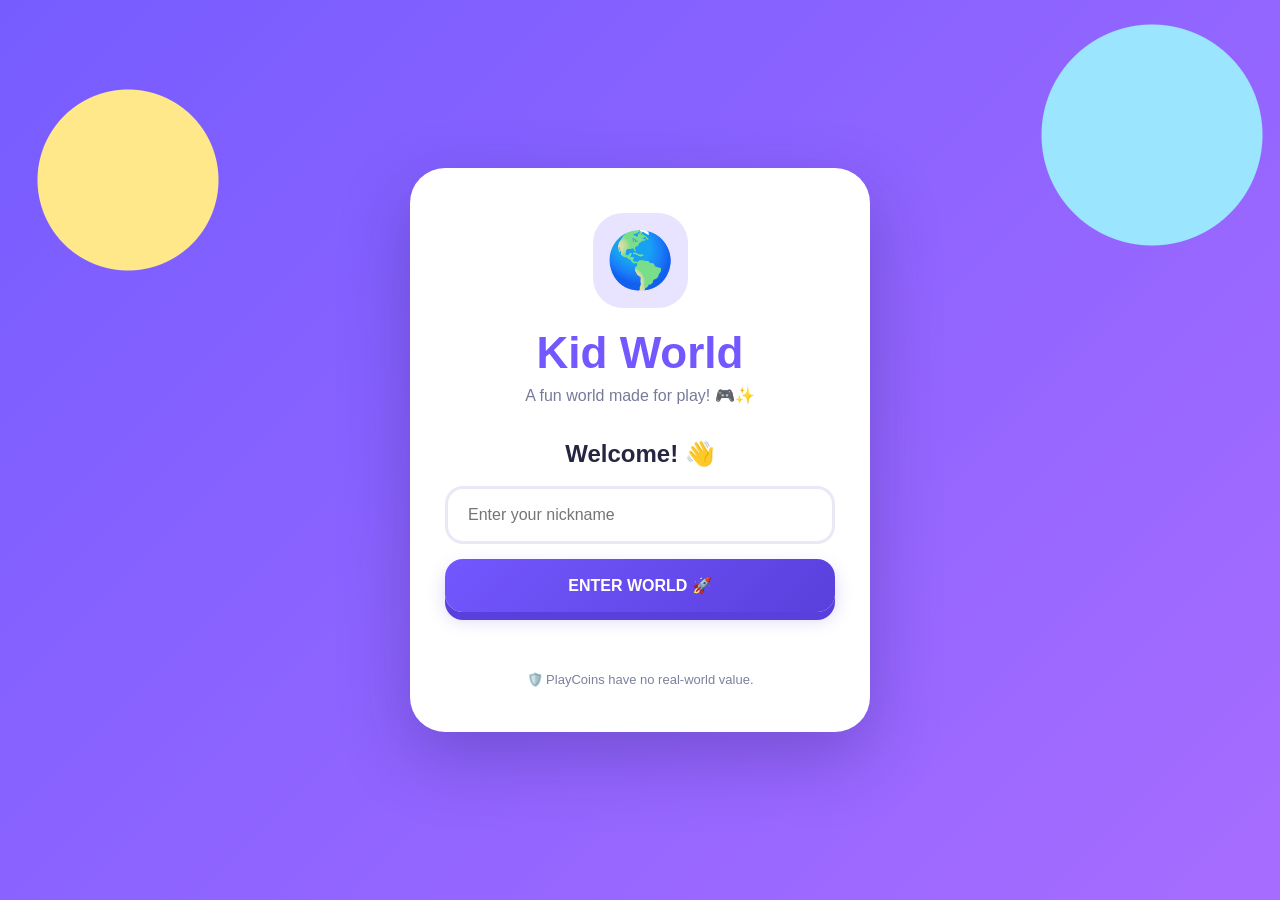
<file: index.html>
<!DOCTYPE html>
<html lang="en">

<head>
    <meta charset="UTF-8">
    <meta name="viewport" content="width=device-width, initial-scale=1.0">
    <title>Kid World 🎮</title>
    <link rel="stylesheet" href="style.css">
</head>

<body class="theme-free">

    <!-- =====================================================
         WELCOME SCREEN
         ===================================================== -->
    <section id="welcomeScreen" class="screen">

        <div class="welcome-card">

            <div class="logo">🌎</div>

            <h1>Kid World</h1>

            <p class="subtitle">
                A fun world made for play! 🎮✨
            </p>

            <div class="login-box">

                <h2>Welcome! 👋</h2>

                <input
                    id="nameInput"
                    type="text"
                    maxlength="16"
                    placeholder="Enter your nickname"
                    autocomplete="off"
                >

                <button
                    id="enterWorldBtn"
                    class="main-button"
                    type="button"
                >
                    ENTER WORLD 🚀
                </button>

                <p id="errorMessage" class="error"></p>

            </div>

            <p class="safe-text">
                🛡️ PlayCoins have no real-world value.
            </p>

        </div>

    </section>


    <!-- =====================================================
         MAIN WORLD
         ===================================================== -->
    <section id="worldScreen" class="hidden">

        <header class="topbar">

            <div class="brand">
                🌎 <span>Kid World</span>
            </div>

            <div class="profile">

                <div class="avatar" id="avatar">
                    😊
                </div>

                <div>
                    <strong id="playerName">Player</strong>
                    <small id="playerUid">UID: -----</small>
                </div>

                <button
                    id="accountButton"
                    class="account-button"
                    type="button"
                    aria-label="Manage accounts"
                >
                    👤
                </button>

            </div>

        </header>


        <main>

            <!-- HERO -->
            <section class="hero">

                <div>

                    <p class="hello">
                        WELCOME BACK! 👋
                    </p>

                    <h1 id="welcomeName">
                        Player
                    </h1>

                    <p>
                        Explore the world, play games and collect
                        PlayCoins! 🪙
                    </p>

                </div>

                <div class="coin-card">

                    <span>
                        YOUR PLAYCOINS
                    </span>

                    <strong>
                        🪙 <span id="balance">500</span>
                    </strong>

                </div>

            </section>


            <!-- =================================================
                 NAVIGATION
                 ================================================= -->
            <nav class="navigation">

                <button
                    class="nav-button active"
                    data-page="home"
                    type="button"
                >
                    🏠 <span>Home</span>
                </button>

                <button
                    class="nav-button"
                    data-page="games"
                    type="button"
                >
                    🎮 <span>Games</span>
                </button>

                <button
                    class="nav-button"
                    data-page="wallet"
                    type="button"
                >
                    🪙 <span>Wallet</span>
                </button>

                <button
                    class="nav-button"
                    data-page="players"
                    type="button"
                >
                    👥 <span>Players</span>
                </button>

                <button
                    class="nav-button"
                    data-page="chat"
                    type="button"
                >
                    💬 <span>Chat</span>
                </button>

                <button
                    class="nav-button"
                    data-page="videos"
                    type="button"
                >
                    📺 <span>Videos</span>
                </button>

                <button
                    class="nav-button"
                    data-page="subscriptions"
                    type="button"
                >
                    👑 <span>Passes</span>
                </button>

            </nav>


            <!-- =================================================
                 HOME
                 ================================================= -->
            <section id="homePage" class="page">

                <h2>
                    ✨ What's happening?
                </h2>

                <div class="cards">

                    <div class="feature-card purple">

                        <div class="feature-icon">
                            🐦
                        </div>

                        <h3>
                            Play Flappy Bird
                        </h3>

                        <p>
                            Play and turn your score into PlayCoins.
                        </p>

                        <button
                            type="button"
                            onclick="showPage('games')"
                        >
                            PLAY NOW →
                        </button>

                    </div>


                    <div class="feature-card yellow">

                        <div class="feature-icon">
                            🪙
                        </div>

                        <h3>
                            Your Wallet
                        </h3>

                        <p>
                            Check your PlayCoins and transactions.
                        </p>

                        <button
                            type="button"
                            onclick="showPage('wallet')"
                        >
                            OPEN WALLET →
                        </button>

                    </div>


                    <div class="feature-card blue">

                        <div class="feature-icon">
                            📺
                        </div>

                        <h3>
                            Video Shop
                        </h3>

                        <p>
                            Use PlayCoins to unlock fun videos.
                        </p>

                        <button
                            type="button"
                            onclick="showPage('videos')"
                        >
                            VISIT SHOP →
                        </button>

                    </div>

                </div>

            </section>


            <!-- =================================================
                 GAMES
                 ================================================= -->
            <section id="gamesPage" class="page hidden">

                <h2>
                    🎮 Games
                </h2>

                <div class="game-card">

                    <div class="bird">
                        🐦
                    </div>

                    <h1>
                        Flappy Bird
                    </h1>

                    <p>
                        Every point can become a PlayCoin!
                    </p>

                    <div class="game-score">
                        Score:
                        <strong id="gameScore">0</strong>
                    </div>

                    <button
                        id="startGameBtn"
                        class="main-button"
                        type="button"
                    >
                        START GAME 🐦
                    </button>

                    <div
                        id="gameArea"
                        class="game-area hidden"
                    >

                        <div id="pipeTop" class="pipe pipe-top"></div>

                        <div id="gameBird">
                            🐦
                        </div>

                        <div id="gameText">
                            CLICK / TAP / SPACE TO FLY!
                        </div>

                        <div
                            id="pipeBottom"
                            class="pipe pipe-bottom"
                        ></div>

                    </div>

                </div>

            </section>


            <!-- =================================================
                 WALLET
                 ================================================= -->
            <section id="walletPage" class="page hidden">

                <h2>
                    🪙 My Wallet
                </h2>

                <div class="wallet-big">

                    <span>
                        Total PlayCoins
                    </span>

                    <strong>
                        🪙 <span id="walletBalance">500</span>
                    </strong>

                    <small>
                        PlayCoins have no real-world value.
                    </small>

                </div>

                <div class="transactions">

                    <div class="transactions-header">

                        <h3>
                            📜 Recent Activity
                        </h3>

                        <button
                            id="allHistoryBtn"
                            class="history-button"
                            type="button"
                        >
                            VIEW ALL HISTORY →
                        </button>

                    </div>

                    <div id="transactionList"></div>

                    <div
                        id="allTransactionList"
                        class="all-transaction-list hidden"
                    ></div>

                </div>

            </section>


            <!-- =================================================
                 PLAYERS
                 ================================================= -->
            <section id="playersPage" class="page hidden">

                <h2>
                    👥 Players
                </h2>

                <div
                    id="playerList"
                    class="player-list"
                    aria-live="polite"
                >
                    <div class="player-empty">
                        Loading real players...
                    </div>
                </div>

            </section>


            <!-- =================================================
                 CHAT
                 ================================================= -->
            <section id="chatPage" class="page hidden">

                <h2>
                    💬 World Chat
                </h2>

                <div class="chat-box">

                    <div id="messages">
                        <div class="message">
                            <p>Connecting to live chat...</p>
                        </div>
                    </div>

                    <div class="chat-input">

                        <input
                            id="chatInput"
                            maxlength="250"
                            placeholder="Write a message..."
                            autocomplete="off"
                        >

                        <button
                            id="sendMessageBtn"
                            type="button"
                        >
                            SEND 🚀
                        </button>

                    </div>

                </div>

                <p class="safety-note">
                    🛡️ Never share your real name, address,
                    phone number or password.
                </p>

            </section>


            <!-- =================================================
                 VIDEO SHOP
                 ================================================= -->
            <section id="videosPage" class="page hidden">

                <h2>
                    📺 Video Shop
                </h2>

                <div class="video-grid">

                    <div class="video-card">

                        <div
                            class="video-player locked-video"
                            data-video-id="Gf4qxkGbp7M"
                        >
                            <div class="video-image">
                                🎬
                            </div>
                        </div>

                        <h3>TANK CARTOON S1</h3>

                        <p>Tank Cartoon Season 1</p>

                        <strong>
                            🪙 <span class="video-price">100</span> PlayCoins
                        </strong>

                        <button
                            class="unlock-video-btn"
                            data-cost="100"
                            type="button"
                        >
                            🔓 UNLOCK
                        </button>

                    </div>

                    <div class="video-card">

                        <div
                            class="video-player locked-video"
                            data-video-id="ImvQ0n__sHg"
                        >
                            <div class="video-image">
                                🎬
                            </div>
                        </div>

                        <h3>TANK CARTOON S2</h3>

                        <p>Tank Cartoon Season 2</p>

                        <strong>
                            🪙 <span class="video-price">200</span> PlayCoins
                        </strong>

                        <button
                            class="unlock-video-btn"
                            data-cost="200"
                            type="button"
                        >
                            🔓 UNLOCK
                        </button>

                    </div>

                    <div class="video-card">

                        <div
                            class="video-player locked-video"
                            data-video-id="GtFHVL9-V5Y"
                        >
                            <div class="video-image">
                                🎬
                            </div>
                        </div>

                        <h3>TANK CARTOON S3</h3>

                        <p>Tank Cartoon Season 3</p>

                        <strong>
                            🪙 <span class="video-price">300</span> PlayCoins
                        </strong>

                        <button
                            class="unlock-video-btn"
                            data-cost="300"
                            type="button"
                        >
                            🔓 UNLOCK
                        </button>

                    </div>

                </div>

            </section>


            <!-- =================================================
                 SUBSCRIPTIONS
                 ================================================= -->
            <section
                id="subscriptionsPage"
                class="page hidden"
            >

                <h2>
                    👑 KID WORLD SUBSCRIPTIONS
                </h2>

                <div
                    id="subscriptionCurrent"
                    class="subscription-current"
                ></div>

                <div
                    id="subscriptionCards"
                    class="subscription-grid"
                ></div>

                <p class="subscription-safe">
                    🛡️ PlayCoins are virtual game currency
                    and have no real-world value.
                </p>

            </section>

        </main>

    </section>


    <!-- =====================================================
         ACCOUNT POPUP
         ===================================================== -->
    <div
        id="accountModal"
        class="modal hidden"
    >

        <div class="modal-card">

            <button
                id="closeModal"
                class="close"
                type="button"
            >
                ✕
            </button>

            <h2>
                👤 Accounts
            </h2>

            <div id="accountList"></div>

            <button
                id="newAccountBtn"
                class="main-button"
                type="button"
            >
                ➕ CREATE NEW ACCOUNT
            </button>

            <button
                id="deleteAccountBtn"
                class="delete-account-button"
                type="button"
            >
                🗑️ DELETE CURRENT ACCOUNT
            </button>

            <button
                id="logoutBtn"
                class="logout-button"
                type="button"
            >
                🚪 LOG OUT
            </button>

        </div>

    </div>


    <script src="script.js"></script>

</body>

</html>
</file>
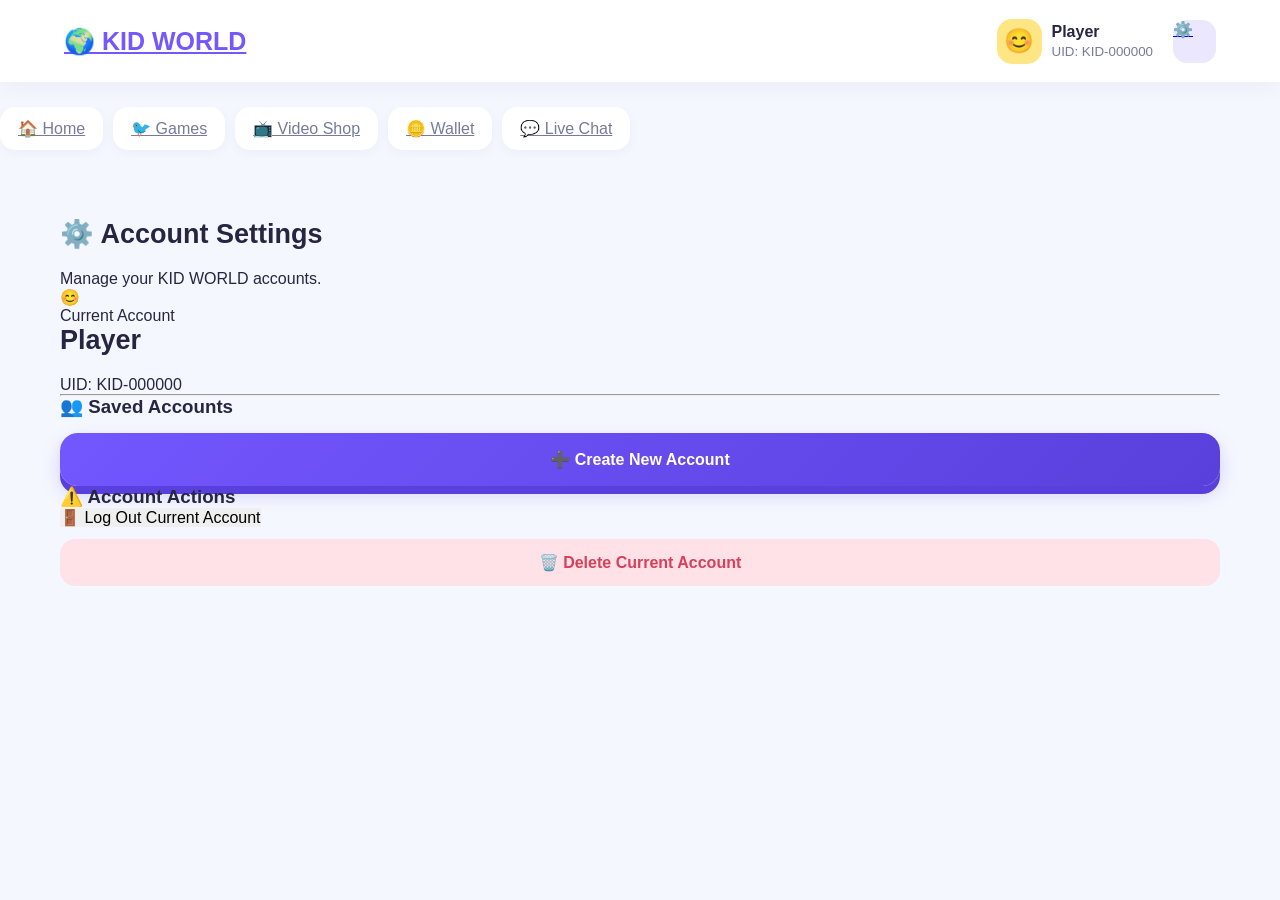
<file: accounts.html>
<!DOCTYPE html>
<html lang="en">
<head>
    <meta charset="UTF-8">
    <meta name="viewport" content="width=device-width, initial-scale=1.0">
    <title>KID WORLD - Accounts</title>
    <link rel="stylesheet" href="style.css">
</head>

<body data-page="accounts">

    <div class="world-container">

        <header class="topbar">

            <a href="home.html" class="brand">
                🌍 KID WORLD
            </a>

            <div class="profile">

                <div class="avatar" id="avatar">
                    😊
                </div>

                <div class="profile-info">
                    <strong id="playerName">Player</strong>
                    <small id="playerUid">UID: KID-000000</small>
                </div>

                <a
                    href="accounts.html"
                    class="account-button active-account"
                >
                    ⚙️
                </a>

            </div>

        </header>

        <nav class="navigation">

            <a href="home.html" class="nav-button">
                🏠 Home
            </a>

            <a href="games.html" class="nav-button">
                🐦 Games
            </a>

            <a href="videos.html" class="nav-button">
                📺 Video Shop
            </a>

            <a href="wallet.html" class="nav-button">
                🪙 Wallet
            </a>

            <a href="chat.html" class="nav-button">
                💬 Live Chat
            </a>

        </nav>

        <main>

            <section class="page">

                <div class="section-title">

                    <h2>⚙️ Account Settings</h2>

                    <p>
                        Manage your KID WORLD accounts.
                    </p>

                </div>

                <div class="account-settings-card">

                    <div class="current-account">

                        <div
                            class="large-avatar"
                            id="accountAvatar"
                        >
                            😊
                        </div>

                        <div>

                            <span>
                                Current Account
                            </span>

                            <h2 id="accountName">
                                Player
                            </h2>

                            <p id="accountUID">
                                UID: KID-000000
                            </p>

                        </div>

                    </div>

                    <hr>

                    <h3>
                        👥 Saved Accounts
                    </h3>

                    <div id="accountList">
                    </div>

                    <button
                        id="newAccountBtn"
                        class="main-button create-account-button"
                        type="button"
                    >
                        ➕ Create New Account
                    </button>

                    <div class="danger-zone">

                        <h3>
                            ⚠️ Account Actions
                        </h3>

                        <button
                            id="logoutBtn"
                            class="secondary-button"
                            type="button"
                        >
                            🚪 Log Out Current Account
                        </button>

                        <button
                            id="deleteAccountBtn"
                            class="logout-button"
                            type="button"
                        >
                            🗑️ Delete Current Account
                        </button>

                    </div>

                </div>

            </section>

        </main>

    </div>

    <script src="script.js"></script>
</body>
</html>
</file>
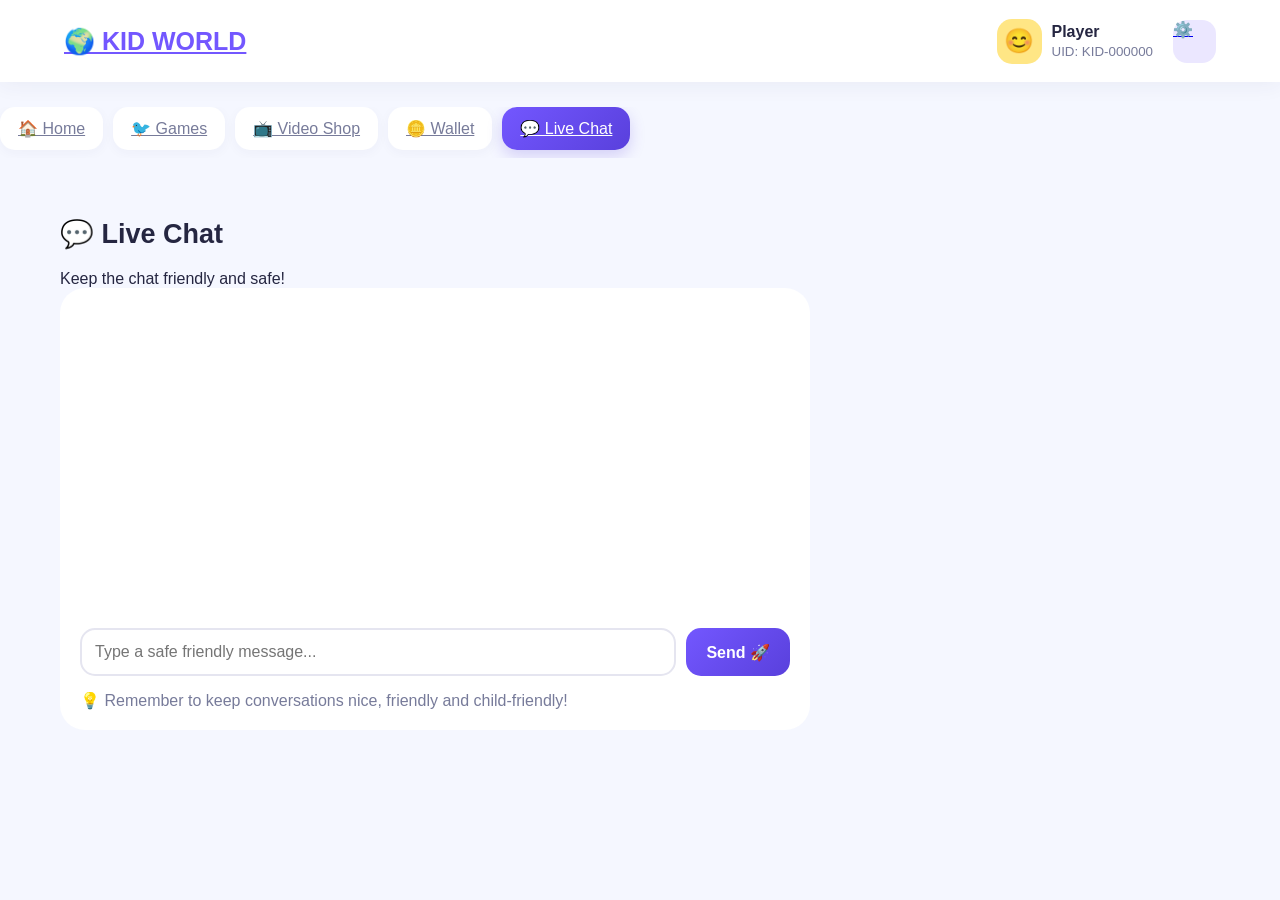
<file: chat.html>
<!DOCTYPE html>
<html lang="en">
<head>
    <meta charset="UTF-8">
    <meta name="viewport" content="width=device-width, initial-scale=1.0">
    <title>KID WORLD - Live Chat</title>
    <link rel="stylesheet" href="style.css">
</head>

<body data-page="chat">

    <div class="world-container">

        <header class="topbar">

            <a href="home.html" class="brand">
                🌍 KID WORLD
            </a>

            <div class="profile">

                <div class="avatar" id="avatar">
                    😊
                </div>

                <div class="profile-info">
                    <strong id="playerName">Player</strong>
                    <small id="playerUid">UID: KID-000000</small>
                </div>

                <a
                    href="accounts.html"
                    class="account-button"
                >
                    ⚙️
                </a>

            </div>

        </header>

        <nav class="navigation">

            <a href="home.html" class="nav-button">
                🏠 Home
            </a>

            <a href="games.html" class="nav-button">
                🐦 Games
            </a>

            <a href="videos.html" class="nav-button">
                📺 Video Shop
            </a>

            <a href="wallet.html" class="nav-button">
                🪙 Wallet
            </a>

            <a href="chat.html" class="nav-button active">
                💬 Live Chat
            </a>

        </nav>

        <main>

            <section class="page">

                <div class="section-title">

                    <h2>💬 Live Chat</h2>

                    <p>
                        Keep the chat friendly and safe!
                    </p>

                </div>

                <div class="chat-box">

                    <div id="messages">
                    </div>

                    <div class="chat-input">

                        <input
                            type="text"
                            id="chatInput"
                            placeholder="Type a safe friendly message..."
                            maxlength="250"
                            autocomplete="off"
                        >

                        <button
                            id="sendMessageBtn"
                            type="button"
                        >
                            Send 🚀
                        </button>

                    </div>

                    <p class="safety-note">
                        💡 Remember to keep conversations nice,
                        friendly and child-friendly!
                    </p>

                </div>

            </section>

        </main>

    </div>

    <script src="script.js"></script>
</body>
</html>
</file>
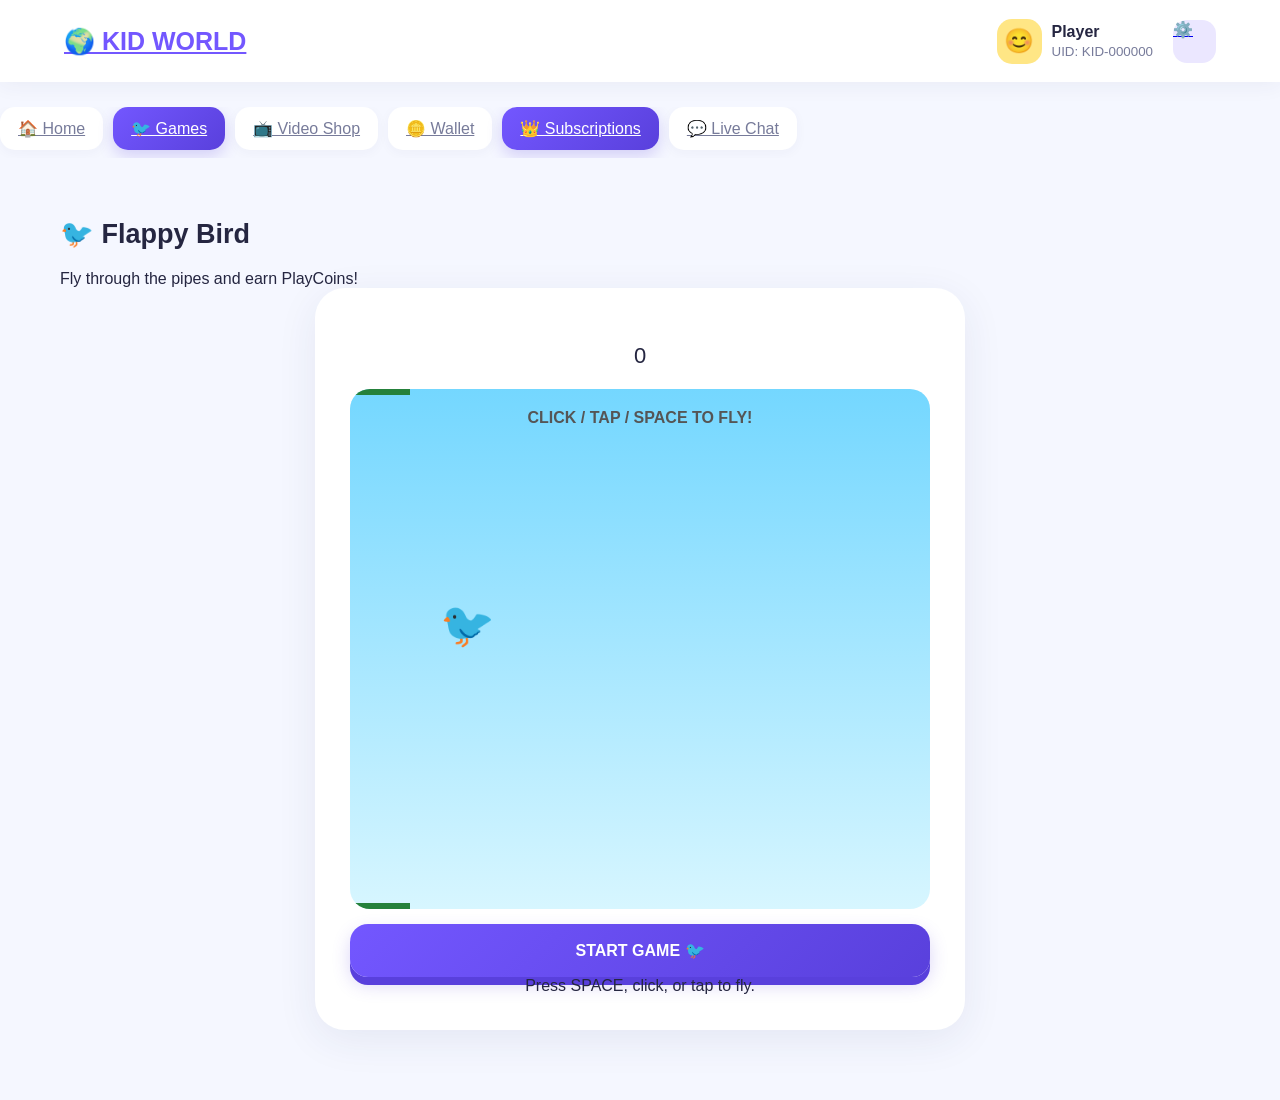
<file: games.html>
<!DOCTYPE html>
<html lang="en">
<head>
    <meta charset="UTF-8">
    <meta name="viewport" content="width=device-width, initial-scale=1.0">
    <title>KID WORLD - Games</title>
    <link rel="stylesheet" href="style.css">
</head>

<body data-page="games">

    <div class="world-container">

        <header class="topbar">

            <a href="home.html" class="brand">
                🌍 KID WORLD
            </a>

            <div class="profile">

                <div class="avatar" id="avatar">
                    😊
                </div>

                <div class="profile-info">
                    <strong id="playerName">Player</strong>
                    <small id="playerUid">UID: KID-000000</small>
                </div>

                <a
                    href="accounts.html"
                    class="account-button"
                >
                    ⚙️
                </a>

            </div>

        </header>

        <nav class="navigation">

            <a href="home.html" class="nav-button">
                🏠 Home
            </a>

            <a href="games.html" class="nav-button active">
                🐦 Games
            </a>

            <a href="videos.html" class="nav-button">
                📺 Video Shop
            </a>

            <a href="wallet.html" class="nav-button">
                🪙 Wallet
            </a>

             <a href="subscription.html" class="nav-button active">
                👑 Subscriptions
            </a>

            <a href="chat.html" class="nav-button">
                💬 Live Chat
            </a>

        </nav>

        <main>

            <section class="page">

                <div class="section-title">
                    <h2>🐦 Flappy Bird</h2>
                    <p>
                        Fly through the pipes and earn PlayCoins!
                    </p>
                </div>

                <div class="game-card">

                    <div class="game-score" id="gameScore">
                        0
                    </div>

                    <div
                        id="gameArea"
                        class="game-area"
                    >

                        <div id="gameText">
                            CLICK / TAP / SPACE TO FLY!
                        </div>

                        <div id="gameBird">
                            🐦
                        </div>

                        <div
                            id="pipeTop"
                            class="pipe pipe-top"
                        ></div>

                        <div
                            id="pipeBottom"
                            class="pipe pipe-bottom"
                        ></div>

                    </div>

                    <button
                        id="startGameBtn"
                        class="main-button"
                        type="button"
                    >
                        START GAME 🐦
                    </button>

                    <p class="game-help">
                        Press SPACE, click, or tap to fly.
                    </p>

                </div>

            </section>

        </main>

    </div>

    <script src="script.js"></script>
</body>
</html>
</file>
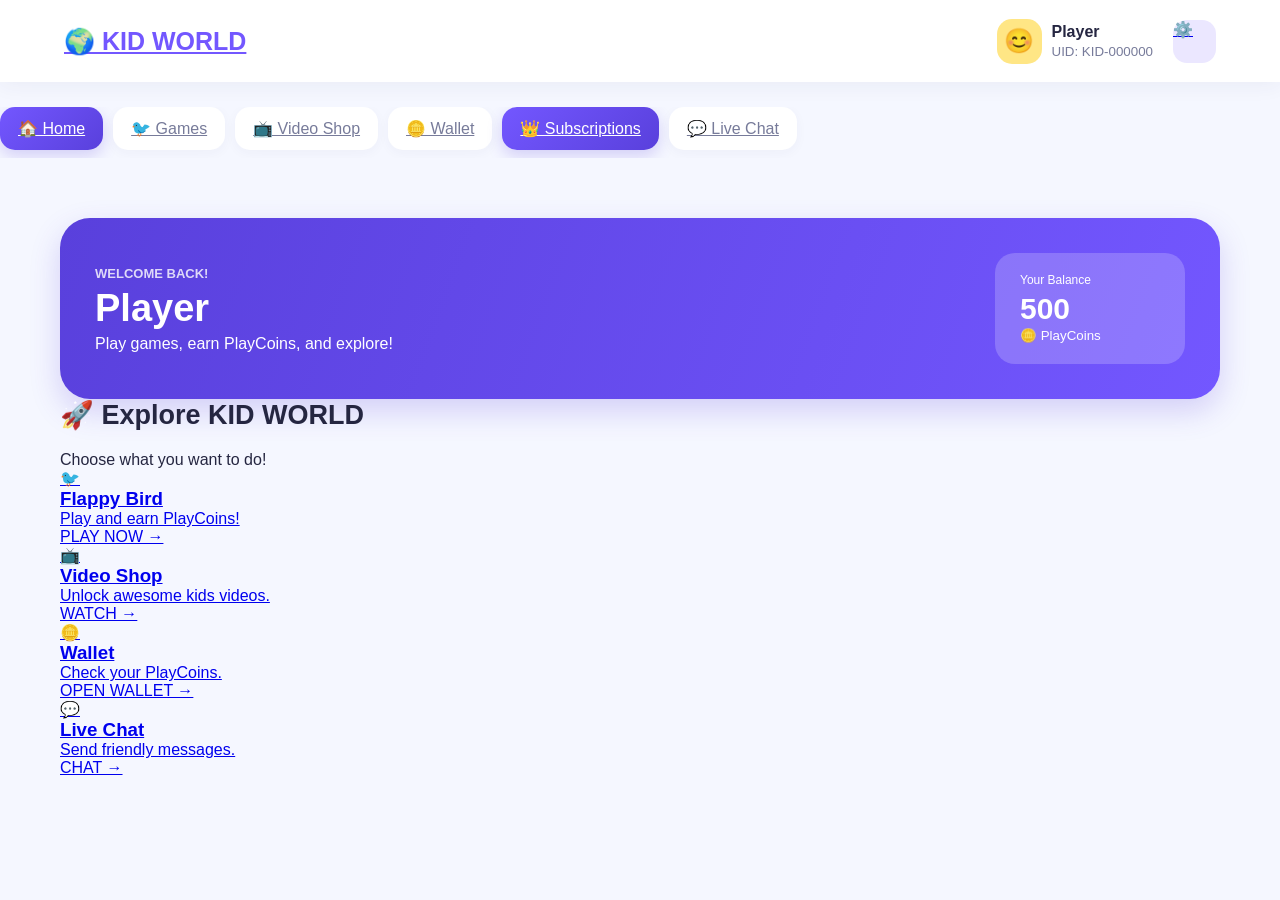
<file: home.html>
<!DOCTYPE html>
<html lang="en">
<head>
    <meta charset="UTF-8">
    <meta name="viewport" content="width=device-width, initial-scale=1.0">
    <title>KID WORLD - Home</title>
    <link rel="stylesheet" href="style.css">
</head>

<body data-page="home">

    <div class="world-container">

        <header class="topbar">

            <a href="home.html" class="brand">
                🌍 KID WORLD
            </a>

            <div class="profile">

                <div class="avatar" id="avatar">
                    😊
                </div>

                <div class="profile-info">
                    <strong id="playerName">Player</strong>
                    <small id="playerUid">UID: KID-000000</small>
                </div>

                <a
                    href="accounts.html"
                    class="account-button"
                    aria-label="Account Settings"
                >
                    ⚙️
                </a>

            </div>

        </header>

        <nav class="navigation">

            <a
                href="home.html"
                class="nav-button active"
            >
                🏠 Home
            </a>

            <a
                href="games.html"
                class="nav-button"
            >
                🐦 Games
            </a>

            <a
                href="videos.html"
                class="nav-button"
            >
                📺 Video Shop
            </a>

            <a
                href="wallet.html"
                class="nav-button"
            >
                🪙 Wallet
            </a>

             <a href="subscription.html" class="nav-button active">
                👑 Subscriptions
            </a>

            <a
                href="chat.html"
                class="nav-button"
            >
                💬 Live Chat
            </a>

        </nav>

        <main>

            <section class="page">

                <div class="hero">

                    <div class="hero-text">

                        <span class="hello">
                            WELCOME BACK!
                        </span>

                        <h1 id="welcomeName">
                            Player
                        </h1>

                        <p>
                            Play games, earn PlayCoins, and explore!
                        </p>

                    </div>

                    <div class="coin-card">

                        <span>
                            Your Balance
                        </span>

                        <strong id="balance">
                            500
                        </strong>

                        <small>
                            🪙 PlayCoins
                        </small>

                    </div>

                </div>

                <div class="section-title">
                    <h2>🚀 Explore KID WORLD</h2>
                    <p>
                        Choose what you want to do!
                    </p>
                </div>

                <div class="quick-grid">

                    <a href="games.html" class="quick-card">

                        <div class="quick-icon">
                            🐦
                        </div>

                        <h3>
                            Flappy Bird
                        </h3>

                        <p>
                            Play and earn PlayCoins!
                        </p>

                        <span>
                            PLAY NOW →
                        </span>

                    </a>

                    <a href="videos.html" class="quick-card">

                        <div class="quick-icon">
                            📺
                        </div>

                        <h3>
                            Video Shop
                        </h3>

                        <p>
                            Unlock awesome kids videos.
                        </p>

                        <span>
                            WATCH →
                        </span>

                    </a>

                    <a href="wallet.html" class="quick-card">

                        <div class="quick-icon">
                            🪙
                        </div>

                        <h3>
                            Wallet
                        </h3>

                        <p>
                            Check your PlayCoins.
                        </p>

                        <span>
                            OPEN WALLET →
                        </span>

                    </a>

                    <a href="chat.html" class="quick-card">

                        <div class="quick-icon">
                            💬
                        </div>

                        <h3>
                            Live Chat
                        </h3>

                        <p>
                            Send friendly messages.
                        </p>

                        <span>
                            CHAT →
                        </span>

                    </a>

                </div>

            </section>

        </main>

    </div>

    <script src="script.js"></script>
</body>
</html>
</file>
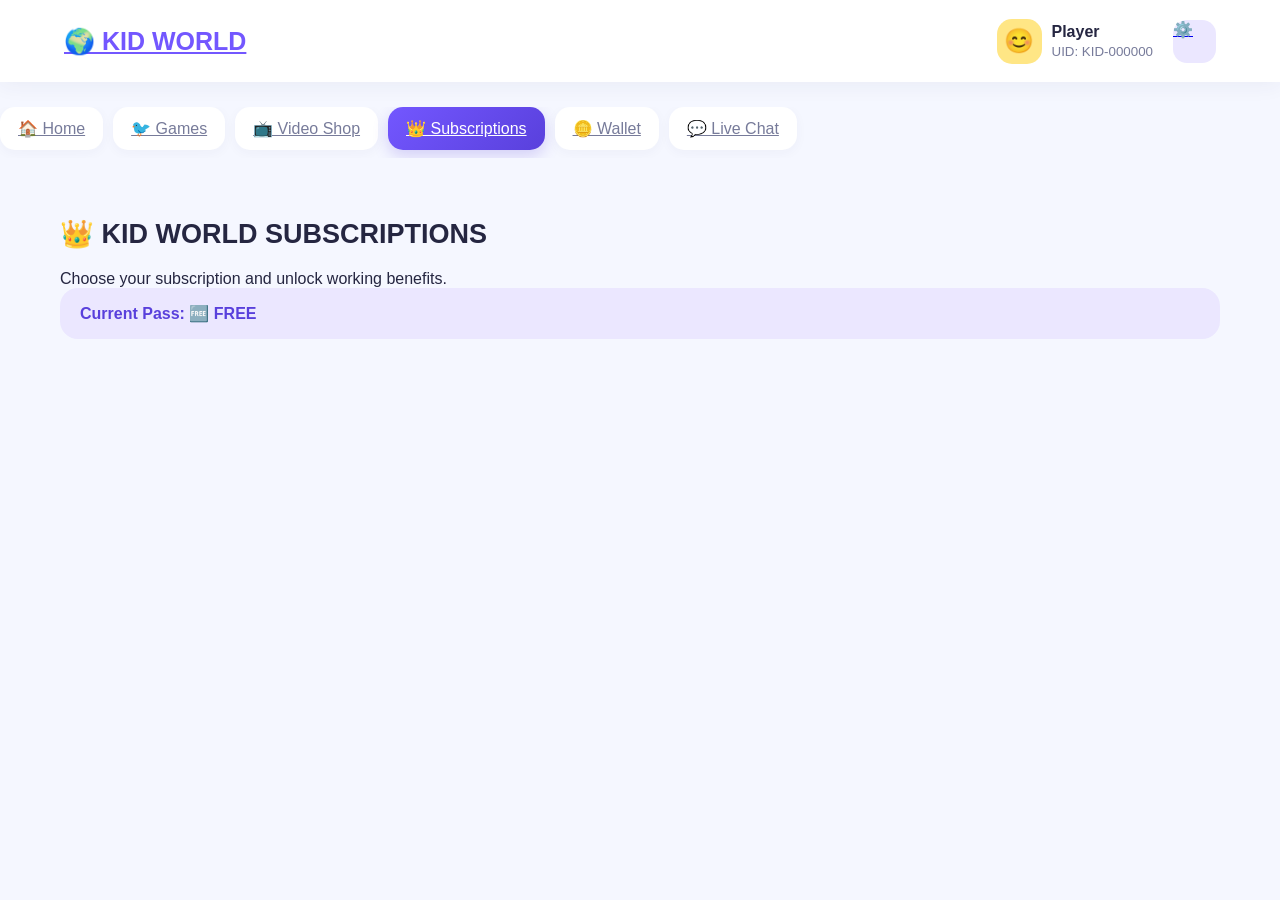
<file: Subscription.html>
<!DOCTYPE html>
<html lang="en">
<head>
    <meta charset="UTF-8">
    <meta name="viewport" content="width=device-width, initial-scale=1.0">
    <title>KID WORLD - Subscriptions</title>
    <link rel="stylesheet" href="style.css">
</head>

<body data-page="subscriptions">

    <div class="world-container">

        <header class="topbar">

            <a href="home.html" class="brand">
                🌍 KID WORLD
            </a>

            <div class="profile">

                <div class="avatar" id="avatar">
                    😊
                </div>

                <div class="profile-info">
                    <strong id="playerName">Player</strong>
                    <small id="playerUid">UID: KID-000000</small>
                </div>

                <a
                    href="accounts.html"
                    class="account-button"
                    aria-label="Account Settings"
                >
                    ⚙️
                </a>

            </div>

        </header>

        <nav class="navigation">

            <a href="home.html" class="nav-button">
                🏠 Home
            </a>

            <a href="games.html" class="nav-button">
                🐦 Games
            </a>

            <a href="videos.html" class="nav-button">
                📺 Video Shop
            </a>

            <a href="subscriptions.html" class="nav-button active">
                👑 Subscriptions
            </a>

            <a href="wallet.html" class="nav-button">
                🪙 Wallet
            </a>

            <a href="chat.html" class="nav-button">
                💬 Live Chat
            </a>

        </nav>

        <main>

    <section class="page">

        <div class="section-title">
            <h2>👑 KID WORLD SUBSCRIPTIONS</h2>
            <p>Choose your subscription and unlock working benefits.</p>
        </div>

        <div
            id="subscriptionCurrent"
            class="subscription-current"
        >
            Current Pass: 🆓 FREE
        </div>

        <div
            id="subscriptionCards"
            class="subscription-grid"
        ></div>

    </section>

</main>

    </div>

    <script src="script.js"></script>

</body>
</html>
</file>
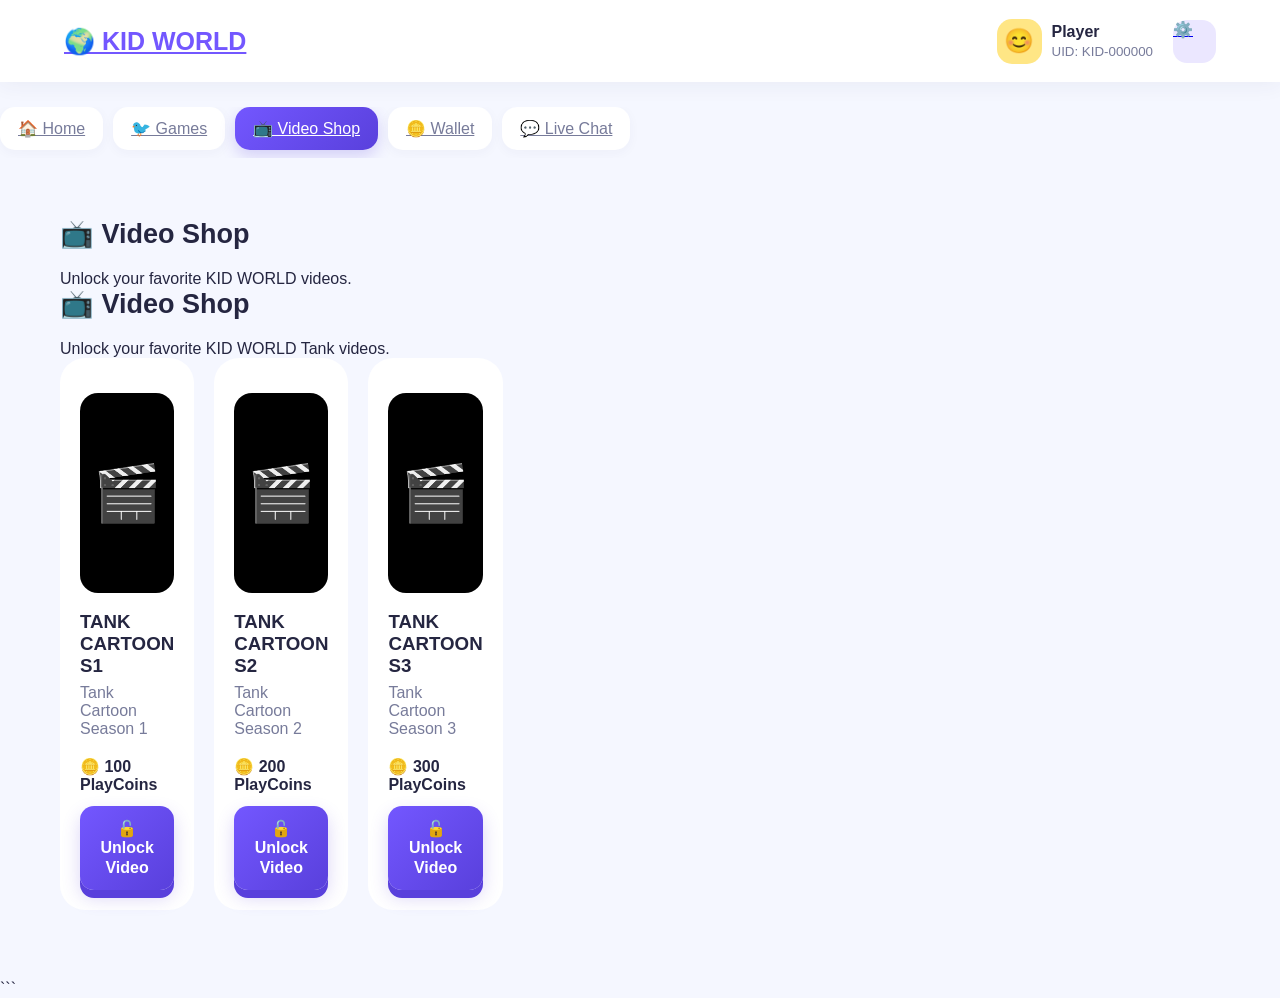
<file: videos.html>
<!DOCTYPE html>
<html lang="en">
<head>
    <meta charset="UTF-8">
    <meta name="viewport" content="width=device-width, initial-scale=1.0">
    <title>KID WORLD - Video Shop</title>
    <link rel="stylesheet" href="style.css">
</head>

<body data-page="videos">


<div class="world-container">

    <header class="topbar">

        <a href="home.html" class="brand">
            🌍 KID WORLD
        </a>

        <div class="profile">

            <div class="avatar" id="avatar">
                😊
            </div>

            <div class="profile-info">
                <strong id="playerName">Player</strong>
                <small id="playerUid">UID: KID-000000</small>
            </div>

            <a
                href="accounts.html"
                class="account-button"
            >
                ⚙️
            </a>

        </div>

    </header>

    <nav class="navigation">

        <a href="home.html" class="nav-button">
            🏠 Home
        </a>

        <a href="games.html" class="nav-button">
            🐦 Games
        </a>

        <a href="videos.html" class="nav-button active">
            📺 Video Shop
        </a>

        <a href="wallet.html" class="nav-button">
            🪙 Wallet
        </a>

        <a href="chat.html" class="nav-button">
            💬 Live Chat
        </a>

    </nav>

    <main>

        <section class="page">

            <div class="section-title">

                <h2>📺 Video Shop</h2>

                <p>
                    Unlock your favorite KID WORLD videos.
                </p>

            </div>

            <div class="video-grid">

                <section id="videosPage" class="page">

    <div class="section-title">
        <h2>📺 Video Shop</h2>
        <p>Unlock your favorite KID WORLD Tank videos.</p>
    </div>

    <div class="video-grid">

        <div class="video-card">

            <div
                class="video-player locked-video"
                data-video-id="Gf4qxkGbp7M"
            >
                <div class="video-image">
                    🎬
                </div>
            </div>

            <h3>TANK CARTOON S1</h3>
            <p>Tank Cartoon Season 1</p>

            <strong>
                🪙 <span class="video-price">100</span> PlayCoins
            </strong>

            <button
                class="main-button unlock-video-btn"
                data-cost="100"
                type="button"
            >
                🔓 Unlock Video
            </button>

        </div>

        <div class="video-card">

            <div
                class="video-player locked-video"
                data-video-id="ImvQ0n__sHg"
            >
                <div class="video-image">
                    🎬
                </div>
            </div>

            <h3>TANK CARTOON S2</h3>
            <p>Tank Cartoon Season 2</p>

            <strong>
                🪙 <span class="video-price">200</span> PlayCoins
            </strong>

            <button
                class="main-button unlock-video-btn"
                data-cost="200"
                type="button"
            >
                🔓 Unlock Video
            </button>

        </div>

        <div class="video-card">

            <div
                class="video-player locked-video"
                data-video-id="GtFHVL9-V5Y"
            >
                <div class="video-image">
                    🎬
                </div>
            </div>

            <h3>TANK CARTOON S3</h3>
            <p>Tank Cartoon Season 3</p>

            <strong>
                🪙 <span class="video-price">300</span> PlayCoins
            </strong>

            <button
                class="main-button unlock-video-btn"
                data-cost="300"
                type="button"
            >
                🔓 Unlock Video
            </button>

        </div>

    </div>

</section>

            </div>

        </section>

    </main>

</div>

<script src="script.js"></script>
```

</body>
</html>
</file>
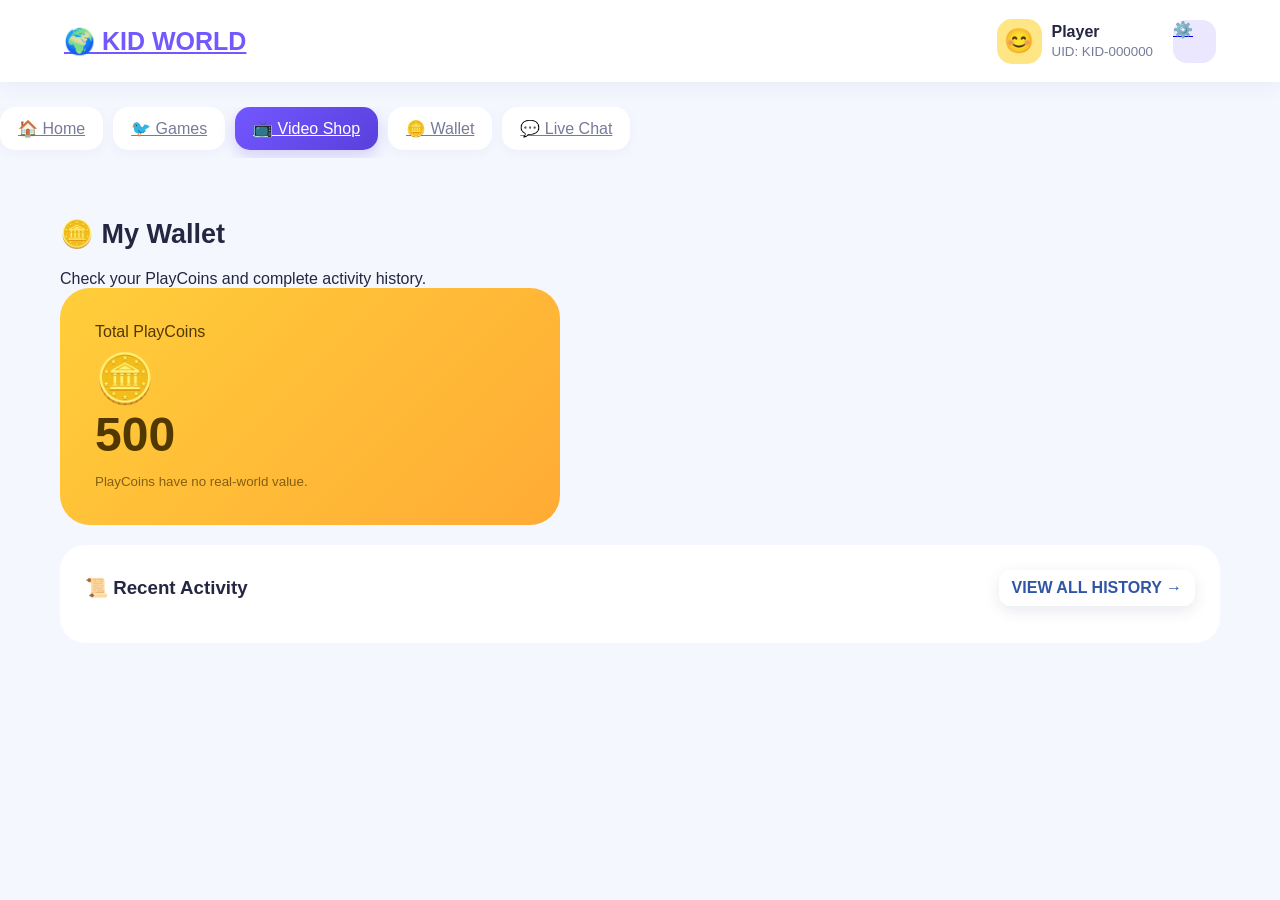
<file: wallet.html>
<!DOCTYPE html>
<html lang="en">

<head>
    <meta charset="UTF-8">
    <meta name="viewport" content="width=device-width, initial-scale=1.0">

    <title>KID WORLD - Video Shop</title>

    <link rel="stylesheet" href="style.css">
</head>

<body data-page="videos">

    <div class="world-container">

        <!-- =====================================================
             TOP BAR
             ===================================================== -->

        <header class="topbar">

            <a href="home.html" class="brand">
                🌍 KID WORLD
            </a>

            <div class="profile">

                <div class="avatar" id="avatar">
                    😊
                </div>

                <div class="profile-info">

                    <strong id="playerName">
                        Player
                    </strong>

                    <small id="playerUid">
                        UID: KID-000000
                    </small>

                </div>

                <a
                    href="accounts.html"
                    class="account-button"
                    aria-label="Manage accounts"
                >
                    ⚙️
                </a>

            </div>

        </header>


        <!-- =====================================================
             NAVIGATION
             ===================================================== -->

        <nav class="navigation">

            <a
                href="home.html"
                class="nav-button"
            >
                🏠 Home
            </a>

            <a
                href="games.html"
                class="nav-button"
            >
                🐦 Games
            </a>

            <a
                href="videos.html"
                class="nav-button active"
            >
                📺 Video Shop
            </a>

            <a
                href="wallet.html"
                class="nav-button"
            >
                🪙 Wallet
            </a>

            <a
                href="chat.html"
                class="nav-button"
            >
                💬 Live Chat
            </a>

            <!-- Subscription / Passes is added by the latest script.js -->

        </nav>


        <!-- =====================================================
             MAIN
             ===================================================== -->

        <main>

    <section class="page">

        <div class="section-title">
            <h2>🪙 My Wallet</h2>
            <p>Check your PlayCoins and complete activity history.</p>
        </div>

        <div class="wallet-big">

            <span>Total PlayCoins</span>

            <strong>
                🪙 <span id="walletBalance">500</span>
            </strong>

            <small>
                PlayCoins have no real-world value.
            </small>

        </div>

        <div class="transactions">

            <div class="transactions-header">

                <h3>📜 Recent Activity</h3>

                <button
                    id="allHistoryBtn"
                    class="history-button"
                    type="button"
                >
                    VIEW ALL HISTORY →
                </button>

            </div>

            <div id="transactionList"></div>

            <div
                id="allTransactionList"
                class="all-transaction-list hidden"
            ></div>

        </div>

    </section>

</main>

    </div>


    <!-- =========================================================
         JAVASCRIPT
         ========================================================= -->

    <script src="script.js"></script>

</body>

</html>
</file>
<file: style.css>
/* =========================================================
   KID WORLD
   FINAL CSS
   Original UI + Stable Subscription Themes
   ========================================================= */

* {
    box-sizing: border-box;
    margin: 0;
    padding: 0;
}

:root {
    --purple: #7357ff;
    --purple-dark: #5940dc;
    --blue: #48b9ff;
    --yellow: #ffd84d;
    --green: #5bd681;
    --pink: #ff6fae;
    --background: #f5f7ff;
    --text: #252641;
    --muted: #777b9a;
    --white: #ffffff;

    --theme-main: #7357ff;
    --theme-dark: #5940dc;
    --theme-light: #ebe7ff;
    --theme-bg: #f5f7ff;
    --theme-shadow: rgba(89, 64, 220, .22);
}


/* =========================================================
   SUBSCRIPTION THEMES
   ========================================================= */

body.theme-free {
    --theme-main: #7357ff;
    --theme-dark: #5940dc;
    --theme-light: #ebe7ff;
    --theme-bg: #f5f7ff;
    --theme-shadow: rgba(89, 64, 220, .22);
}

body.theme-pro {
    --theme-main: #2f80ed;
    --theme-dark: #1d4ed8;
    --theme-light: #eaf3ff;
    --theme-bg: #f4f8ff;
    --theme-shadow: rgba(29, 78, 216, .22);
}

body.theme-elite {
    --theme-main: #d69e2e;
    --theme-dark: #9a6b13;
    --theme-light: #fff6db;
    --theme-bg: #fffaf0;
    --theme-shadow: rgba(154, 107, 19, .22);
}

body.theme-premium {
    --theme-main: #8b5cf6;
    --theme-dark: #6d28d9;
    --theme-light: #f1eaff;
    --theme-bg: #faf7ff;
    --theme-shadow: rgba(109, 40, 217, .22);
}


/* =========================================================
   BODY
   ========================================================= */

body {
    font-family: Arial, Helvetica, sans-serif;
    background: var(--theme-bg);
    color: var(--text);
    min-height: 100vh;
    transition: background .2s ease;
}

button,
input {
    font: inherit;
}

button {
    cursor: pointer;
    border: none;
}

button:disabled {
    cursor: not-allowed;
    opacity: .65;
}

.hidden {
    display: none !important;
}


/* =========================================================
   WELCOME
   ========================================================= */

.screen {
    min-height: 100vh;
    display: flex;
    justify-content: center;
    align-items: center;
    padding: 25px;

    background:
        radial-gradient(
            circle at 10% 20%,
            #ffe889 0 90px,
            transparent 91px
        ),
        radial-gradient(
            circle at 90% 15%,
            #9be5ff 0 110px,
            transparent 111px
        ),
        linear-gradient(
            135deg,
            #765cff,
            #a76cff
        );
}

.welcome-card {
    width: 100%;
    max-width: 460px;
    background: white;
    border-radius: 35px;
    padding: 45px 35px;
    text-align: center;
    box-shadow: 0 25px 70px rgba(39, 27, 108, .3);
}

.logo {
    width: 95px;
    height: 95px;
    display: flex;
    justify-content: center;
    align-items: center;
    margin: auto;
    background: #e8e4ff;
    border-radius: 30px;
    font-size: 55px;
}

.welcome-card h1 {
    margin-top: 20px;
    font-size: 44px;
    color: var(--theme-main);
}

.subtitle {
    margin-top: 8px;
    color: var(--muted);
}

.login-box {
    margin-top: 35px;
}

.login-box h2 {
    margin-bottom: 18px;
}

.login-box input {
    width: 100%;
    padding: 17px 20px;
    border: 3px solid #e8e9f5;
    border-radius: 18px;
    outline: none;
}

.login-box input:focus {
    border-color: var(--theme-main);
}

.main-button {
    width: 100%;
    margin-top: 15px;
    padding: 17px;
    border-radius: 18px;

    background: linear-gradient(
        135deg,
        var(--theme-main),
        var(--theme-dark)
    );

    color: white;
    font-weight: bold;
    line-height: 1.2;

    box-shadow:
        0 8px 0 var(--theme-dark),
        0 8px 18px var(--theme-shadow);

    transition: transform .15s ease,
                box-shadow .15s ease;
}

.main-button:hover {
    transform: translateY(-2px);
}

.main-button:active {
    transform: translateY(5px);

    box-shadow:
        0 3px 0 var(--theme-dark),
        0 4px 10px var(--theme-shadow);
}

.error {
    color: #e84d68;
    margin-top: 15px;
    min-height: 20px;
}

.safe-text {
    margin-top: 25px;
    color: #7c809d;
    font-size: 13px;
}


/* =========================================================
   TOP BAR
   ========================================================= */

.topbar {
    height: 82px;
    background: white;
    padding: 0 5%;

    display: flex;
    justify-content: space-between;
    align-items: center;

    box-shadow:
        0 3px 20px rgba(44, 49, 91, .06);
}

.brand {
    font-size: 25px;
    font-weight: bold;
    color: var(--theme-main);
}

.profile {
    display: flex;
    align-items: center;
    gap: 10px;
}

.profile small,
.player small {
    display: block;
    color: var(--muted);
    margin-top: 3px;
}

.avatar {
    width: 45px;
    height: 45px;

    background: #ffe685;
    border-radius: 15px;

    display: flex;
    justify-content: center;
    align-items: center;

    font-size: 24px;

    transition:
        border .2s ease,
        box-shadow .2s ease;
}

.account-button {
    background: var(--theme-light);
    width: 43px;
    height: 43px;
    border-radius: 14px;
    margin-left: 10px;
}


/* =========================================================
   SUBSCRIPTION AVATAR EFFECTS
   ========================================================= */

.kidworld-pro-avatar {
    border: 3px solid #2f80ed !important;
    box-shadow:
        0 0 10px #2f80ed,
        0 0 20px rgba(47, 128, 237, .45) !important;
}

.kidworld-elite-avatar {
    border: 3px solid #b8860b !important;
    box-shadow:
        0 0 10px #d69e2e,
        0 0 20px rgba(184, 134, 11, .5) !important;
}

.kidworld-premium-avatar {
    border: 3px solid #7b2cbf !important;
    box-shadow:
        0 0 10px #8b5cf6,
        0 0 20px rgba(123, 44, 191, .5) !important;
}


/* =========================================================
   MAIN
   ========================================================= */

main {
    max-width: 1200px;
    margin: auto;
    padding: 35px 20px 70px;
}


/* =========================================================
   HERO
   ========================================================= */

.hero {
    background:
        linear-gradient(
            110deg,
            var(--theme-dark),
            var(--theme-main)
        );

    border-radius: 30px;
    padding: 35px;

    color: white;

    display: flex;
    justify-content: space-between;
    align-items: center;

    gap: 25px;

    box-shadow:
        0 12px 30px var(--theme-shadow);
}

.hello {
    font-size: 13px;
    font-weight: bold;
    opacity: .8;
}

.hero h1 {
    font-size: 38px;
    margin: 5px 0;
}

.coin-card {
    background: rgba(255,255,255,.2);
    padding: 20px 25px;
    border-radius: 20px;
    min-width: 190px;
}

.coin-card span {
    display: block;
    font-size: 12px;
}

.coin-card strong {
    font-size: 30px;
    display: block;
    margin-top: 5px;
}


/* =========================================================
   NAVIGATION
   ========================================================= */

.navigation {
    display: flex;
    gap: 10px;
    margin: 25px 0;
    overflow-x: auto;
    padding-bottom: 8px;
}

.nav-button {
    background: white;
    color: var(--muted);

    padding: 12px 18px;

    border-radius: 15px;

    display: inline-flex;
    gap: 8px;
    align-items: center;

    white-space: nowrap;
    flex: 0 0 auto;

    line-height: 1.2;

    box-shadow:
        0 3px 12px rgba(44,49,91,.04);
}

.nav-button:hover {
    color: var(--theme-main);
}

.nav-button.active {
    background:
        linear-gradient(
            135deg,
            var(--theme-main),
            var(--theme-dark)
        );

    color: white;

    box-shadow:
        0 6px 15px var(--theme-shadow);
}


/* =========================================================
   CARDS
   ========================================================= */

.page h2 {
    margin-bottom: 20px;
    font-size: 27px;
}

.cards {
    display: grid;
    grid-template-columns: repeat(3, 1fr);
    gap: 20px;
}

.feature-card {
    padding: 28px;
    border-radius: 25px;
    min-height: 230px;
}

.feature-card.purple {
    background: #ebe7ff;
}

.feature-card.yellow {
    background: #fff3ba;
}

.feature-card.blue {
    background: #dff5ff;
}

.feature-icon {
    font-size: 45px;
}

.feature-card h3 {
    margin: 15px 0 8px;
}

.feature-card p {
    color: var(--muted);
    line-height: 1.5;
}

.feature-card button {
    margin-top: 20px;
    padding: 11px 15px;

    border-radius: 12px;

    background: white;
    color: var(--theme-main);

    font-weight: bold;
    line-height: 1.2;

    box-shadow:
        0 3px 10px rgba(44,49,91,.06);
}


/* =========================================================
   GAME
   ========================================================= */

.game-card {
    max-width: 650px;
    margin: auto;

    background: white;

    padding: 35px;
    border-radius: 30px;

    text-align: center;

    box-shadow:
        0 10px 40px rgba(40,45,100,.08);
}

.bird {
    font-size: 70px;
}

.game-score {
    font-size: 22px;
    margin: 20px;
}

.game-area {
    height: 520px;
    margin-top: 20px;

    border-radius: 20px;

    background:
        linear-gradient(
            #74d7ff,
            #d7f6ff
        );

    position: relative;
    overflow: hidden;
    cursor: pointer;
}

#gameBird {
    position: absolute;
    left: 90px;
    top: 210px;

    font-size: 44px;

    z-index: 5;

    transition: top .08s;
}

#gameText {
    position: absolute;
    top: 20px;
    width: 100%;

    font-weight: bold;
    color: #555;

    z-index: 10;
}

.pipe {
    position: absolute;
    width: 60px;

    background:
        linear-gradient(
            90deg,
            #38a852,
            #70d477,
            #38a852
        );

    border: 3px solid #25813b;
}

.pipe-top {
    top: 0;
}

.pipe-bottom {
    bottom: 0;
}


/* =========================================================
   WALLET
   ========================================================= */

.wallet-big {
    background:
        linear-gradient(
            135deg,
            #ffce3a,
            #ffab35
        );

    color: #513800;

    border-radius: 30px;
    padding: 35px;
    max-width: 500px;
}

.wallet-big span {
    display: block;
}

.wallet-big strong {
    font-size: 48px;
    display: block;
    margin: 10px 0;
}

.wallet-big small {
    opacity: .7;
}

.transactions {
    background: white;
    padding: 25px;
    border-radius: 25px;
    margin-top: 20px;
}

.transaction {
    display: flex;
    justify-content: space-between;

    gap: 15px;

    padding: 17px 5px;

    border-bottom: 1px solid #eee;
}


.transactions-header {
    display: flex;
    align-items: center;
    justify-content: space-between;
    gap: 12px;
    margin-bottom: 12px;
}

.transactions-header h3 {
    margin: 0;
}

.history-button {
    border: 0;
    border-radius: 12px;
    padding: 9px 13px;
    font-weight: 800;
    cursor: pointer;
    background: rgba(255,255,255,.85);
    color: #3155a6;
    box-shadow: 0 5px 15px rgba(40,45,100,.10);
}

.all-transaction-list {
    margin-top: 12px;
    max-height: 430px;
    overflow-y: auto;
}

.player-empty {
    padding: 18px;
    text-align: center;
    border-radius: 16px;
    background: rgba(255,255,255,.55);
    font-weight: 700;
}

@media (max-width: 700px) {

    .game-area {
        height: 440px;
    }

    #gameBird {
        left: 60px;
        top: 170px;
    }

    .transactions-header {
        align-items: flex-start;
        flex-direction: column;
    }

    .history-button {
        width: 100%;
    }

}
.transaction strong {
    white-space: nowrap;
}


/* =========================================================
   PLAYERS
   ========================================================= */

.player-list {
    background: white;

    border-radius: 25px;
    padding: 10px 25px;

    max-width: 700px;
}

.player {
    display: flex;
    align-items: center;

    gap: 15px;

    padding: 18px 0;

    border-bottom: 1px solid #eee;
}

.player div:nth-child(2) {
    flex: 1;
}

.pink {
    background: #ffd4e6;
}

.blue-avatar {
    background: #d5efff;
}

.green-avatar {
    background: #d7f8df;
}


/* =========================================================
   CHAT
   ========================================================= */

.chat-box {
    max-width: 750px;

    background: white;

    border-radius: 25px;
    padding: 20px;
}

#messages {
    min-height: 300px;
    max-height: 400px;
    overflow-y: auto;
}

.message {
    background: #f2f1ff;

    padding: 12px 15px;

    border-radius: 15px;

    margin-bottom: 10px;

    width: fit-content;
    max-width: 80%;
}

.message p {
    margin-top: 4px;
}

.chat-input {
    display: flex;
    gap: 10px;
    margin-top: 20px;
}

.chat-input input {
    flex: 1;

    border: 2px solid #e5e5f0;

    border-radius: 15px;

    padding: 13px;

    outline: none;
}

.chat-input input:focus {
    border-color: var(--theme-main);
}

.chat-input button {
    background:
        linear-gradient(
            135deg,
            var(--theme-main),
            var(--theme-dark)
        );

    color: white;

    padding: 0 20px;

    border-radius: 15px;

    font-weight: bold;

    white-space: nowrap;
}

.safety-note {
    margin-top: 15px;
    color: #777b9a;
}


/* =========================================================
   VIDEOS
   ========================================================= */

.video-grid {
    display: grid;

    grid-template-columns:
        repeat(3, 1fr);

    gap: 20px;
}

.video-card {
    background: white;

    padding: 20px;

    border-radius: 25px;

    display: flex;
    flex-direction: column;
}

.video-player {
    height: 150px;

    border-radius: 18px;

    overflow: hidden;

    background: #eae8ff;

    margin-bottom: 18px;
}

.video-player iframe {
    width: 100%;
    height: 100%;

    border: 0;
}

.video-image {
    width: 100%;
    height: 100%;

    display: flex;

    justify-content: center;
    align-items: center;

    font-size: 55px;
}

.video-card p {
    color: var(--muted);
    margin: 7px 0;
}

.video-card strong {
    display: block;
    margin: 12px 0;
}

.unlock-video-btn {
    width: 100%;

    padding: 13px;

    border-radius: 14px;

    background:
        linear-gradient(
            135deg,
            var(--theme-main),
            var(--theme-dark)
        );

    color: white;

    font-weight: bold;

    line-height: 1.2;

    margin-top: auto;
}

/* =========================================================
   TANK CARTOON VIDEO PLAYER
   ========================================================= */

.video-player {
    width: 100%;
    height: 200px;
    display: block;
    border: 0;
    border-radius: 18px;
    margin-top: 15px;
    background: #000;
}

.video-watch-button {
    width: 100%;
    margin-top: 15px;
    padding: 13px;
    border-radius: 14px;
    background: var(--purple);
    color: white;
    font-weight: bold;
    line-height: 1.2;
    cursor: pointer;
}

.video-watch-button:hover {
    opacity: .92;
}

.video-watch-button:active {
    transform: translateY(1px);
}

/* =========================================================
   SUBSCRIPTIONS
   ========================================================= */

.subscription-current {
    background: var(--theme-light);

    border-radius: 18px;

    padding: 16px 20px;

    margin-bottom: 20px;

    color: var(--theme-dark);

    font-weight: bold;
}

.subscription-grid {
    display: grid;

    grid-template-columns:
        repeat(3, minmax(0, 1fr));

    gap: 20px;

    align-items: stretch;
}

.subscription-card {
    background: white;

    border-radius: 25px;

    padding: 28px;

    min-height: 440px;

    display: flex;
    flex-direction: column;

    box-shadow:
        0 8px 25px rgba(44,49,91,.07);

    border: 2px solid transparent;
}

.subscription-card.pro {
    border-color: #2f80ed;
}

.subscription-card.elite {
    border-color: #d69e2e;
}

.subscription-card.premium {
    border-color: #8b5cf6;
}

.subscription-card-header {
    display: flex;
    align-items: center;
    gap: 10px;

    min-height: 42px;
}

.subscription-card-header h3 {
    font-size: 23px;
}

.subscription-price {
    margin: 18px 0;

    padding: 15px;

    border-radius: 16px;

    background: var(--theme-light);

    color: var(--theme-dark);

    font-size: 18px;
    font-weight: bold;
}

.subscription-features {
    flex: 1;

    display: flex;
    flex-direction: column;

    gap: 10px;
}

.subscription-feature {
    color: var(--muted);

    line-height: 1.4;
}

.subscription-button {
    width: 100%;

    margin-top: 22px;

    padding: 14px;

    border-radius: 15px;

    background:
        linear-gradient(
            135deg,
            var(--theme-main),
            var(--theme-dark)
        );

    color: white;

    font-weight: bold;

    line-height: 1.2;

    box-shadow:
        0 5px 12px var(--theme-shadow);
}

.subscription-button.active {
    background: #e7e7ee;
    color: #555;
    box-shadow: none;
}

.subscription-safe {
    margin-top: 18px;

    color: var(--muted);

    font-size: 13px;
}


/* =========================================================
   MODAL
   ========================================================= */

.modal {
    position: fixed;

    inset: 0;

    background: rgba(27,29,60,.5);

    display: flex;

    justify-content: center;
    align-items: center;

    padding: 20px;

    z-index: 1000;
}

.modal-card {
    background: white;

    width: 100%;
    max-width: 450px;

    max-height: 90vh;
    overflow-y: auto;

    padding: 30px;

    border-radius: 28px;

    position: relative;
}

.close {
    position: absolute;

    right: 20px;
    top: 20px;

    width: 35px;
    height: 35px;

    border-radius: 10px;

    background: #f0f0f5;
}

.account-item {
    padding: 15px;

    border-radius: 15px;

    background: #f5f4ff;

    margin: 10px 0;

    cursor: pointer;

    transition:
        background .15s ease,
        transform .15s ease;
}

.account-item:hover {
    background: var(--theme-light);
    transform: translateY(-1px);
}

.account-item.current-account {
    border: 2px solid var(--theme-main);
}

.account-item small {
    color: var(--muted);
    line-height: 1.6;
}

.delete-account-button {
    width: 100%;

    margin-top: 20px;

    padding: 14px;

    border-radius: 15px;

    background: #ffe2e7;

    color: #d83f59;

    font-weight: bold;
}

.logout-button {
    width: 100%;

    margin-top: 12px;

    padding: 14px;

    border-radius: 15px;

    background: #ffe2e7;

    color: #d83f59;

    font-weight: bold;
}


/* =========================================================
   RESPONSIVE
   ========================================================= */

@media (max-width: 1000px) {

    .subscription-grid {
        grid-template-columns:
            repeat(2, minmax(0, 1fr));
    }

}


@media (max-width: 800px) {

    .hero {
        flex-direction: column;
        align-items: flex-start;
    }

    .coin-card {
        width: 100%;
    }

    .cards,
    .video-grid {
        grid-template-columns: 1fr;
    }

    .subscription-grid {
        grid-template-columns: 1fr;
    }

    .topbar {
        padding: 0 15px;
    }

    .brand span {
        display: none;
    }

    .profile strong {
        font-size: 14px;
    }

    main {
        padding: 20px 15px;
    }

    .hero {
        padding: 25px;
    }

    .hero h1 {
        font-size: 30px;
    }

    .chat-input {
        align-items: stretch;
    }

    .chat-input button {
        padding: 0 15px;
    }

}


@media (max-width: 500px) {

    .welcome-card {
        padding: 35px 22px;
    }

    .welcome-card h1 {
        font-size: 36px;
    }

    .game-card {
        padding: 25px 18px;
    }

    .transaction {
        align-items: flex-start;
        flex-direction: column;
        gap: 5px;
    }

    .profile-info {
        max-width: 120px;
    }

}
</file>
